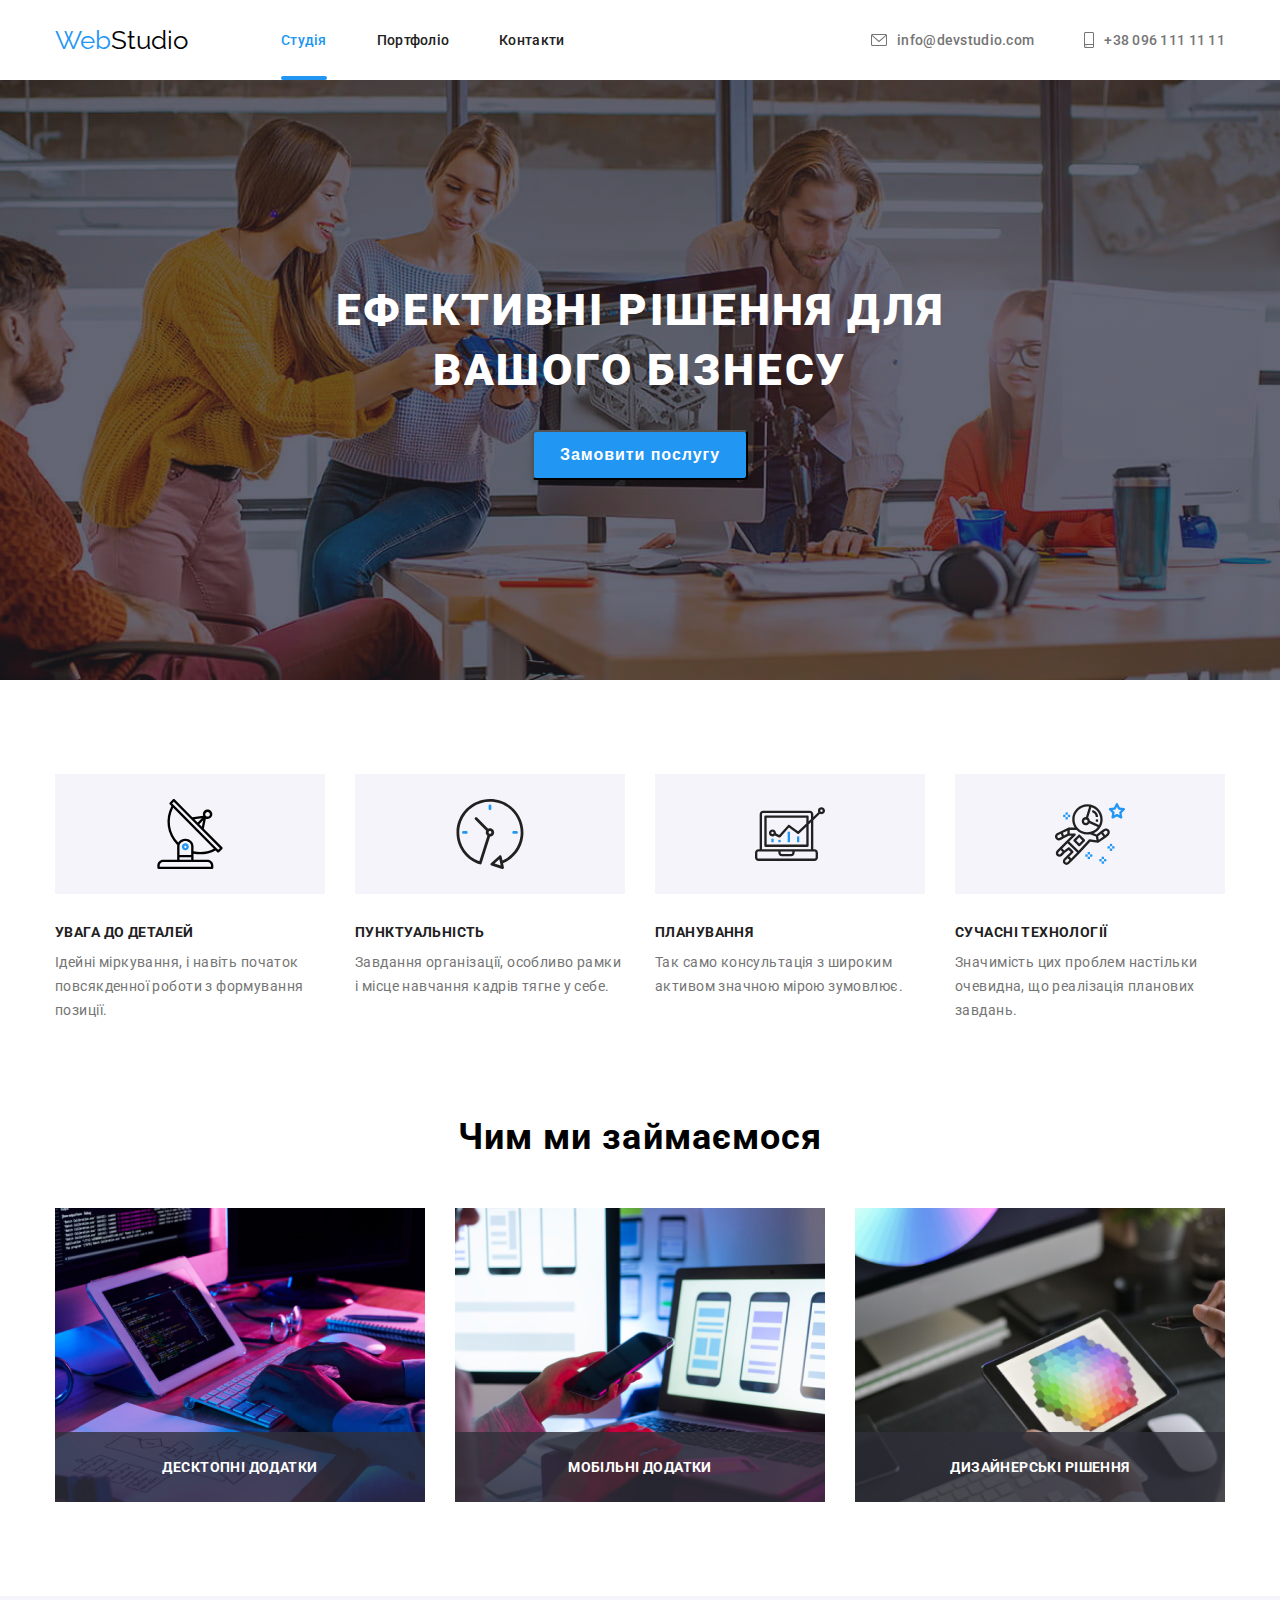
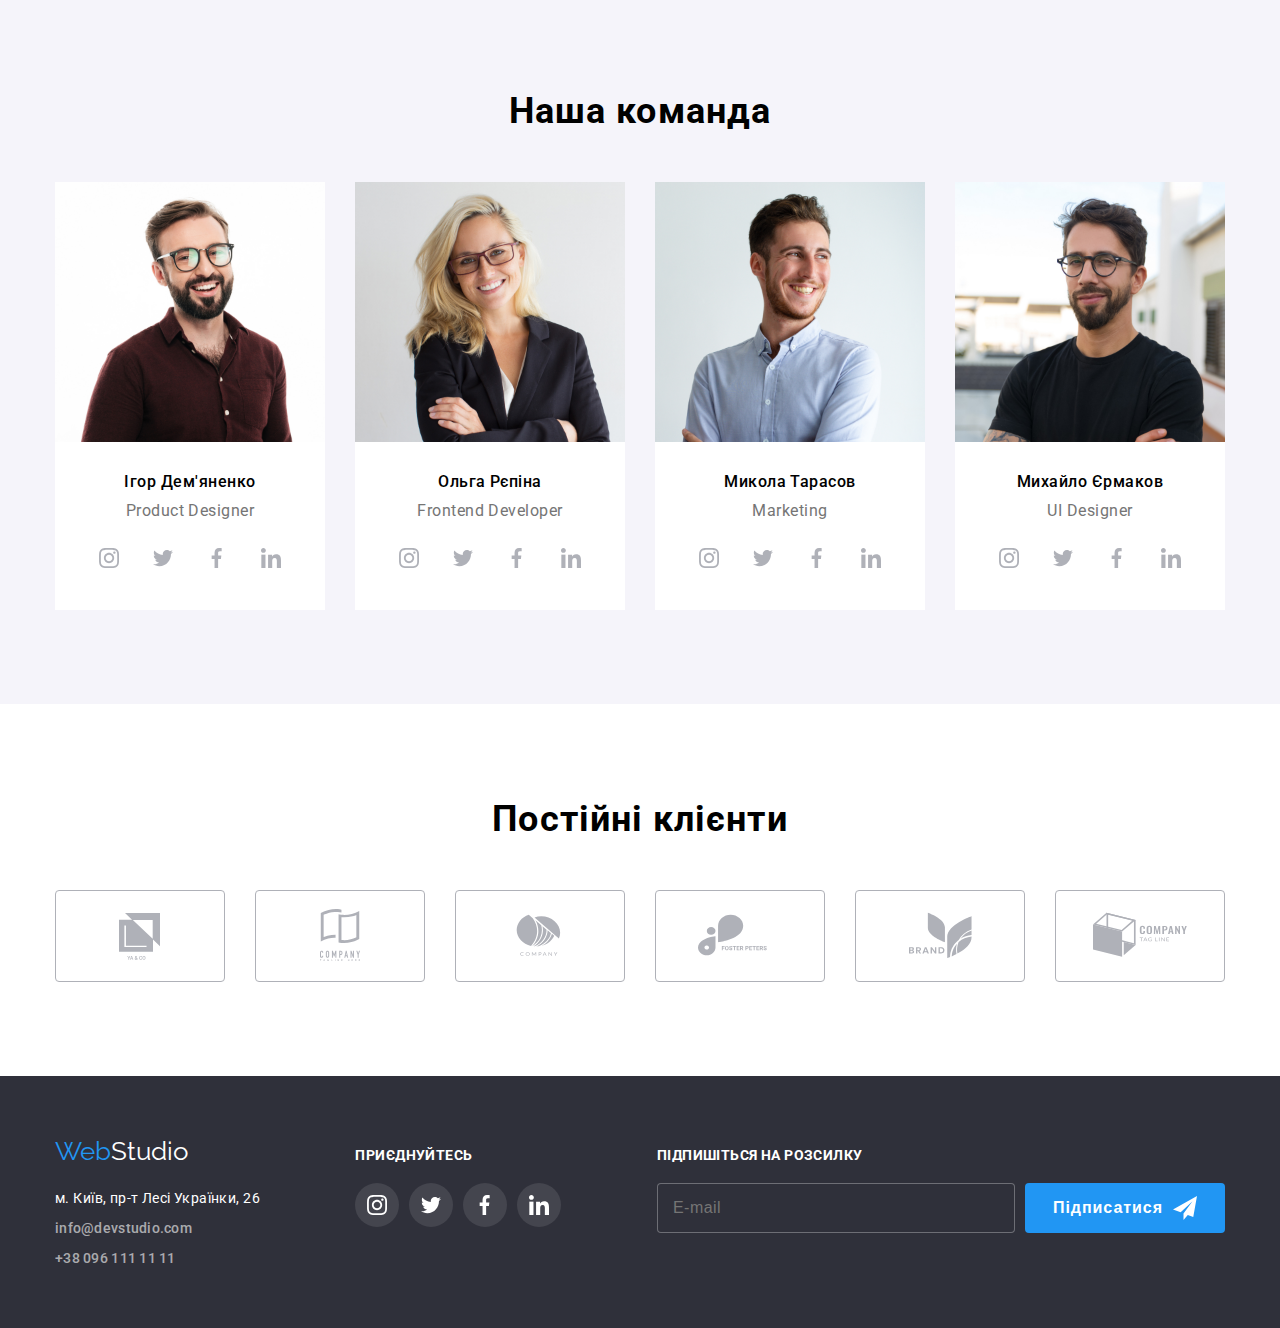
<file: index.html>
<!DOCTYPE html>
<html lang="en" class="page">
  <head>
    <meta charset="UTF-8" />
    <meta name="viewport" content="width=device-width, initial-scale=1.0" />
    <title>Homework 6</title>
    <link rel="preconnect" href="https://fonts.googleapis.com" />
    <link rel="preconnect" href="https://fonts.gstatic.com" crossorigin />
    <link
      href="https://fonts.googleapis.com/css2?family=Raleway:wght@700&family=Roboto:wght@400;500;700;900&display=swap"
      rel="stylesheet"
    />
    <link rel="stylesheet" href="./css/style.min.css" />
    <script src="./js/script.js" defer></script>
  </head>

  <body>
    <header class="header">
      <div class="container">
        <div class="header__content">
          <a
            href="https://yegor-vin.github.io/HTML_Homework-7/index.html"
            class="logo header__logo"
            ><span class="logo--color-blue">Web</span
            ><span class="logo--color-black">Studio</span></a
          >

          <div class="header__right-block">
            <nav class="nav">
              <ul class="nav__list">
                <li class="nav__item">
                  <a class="nav__link link is-active" href="./index.html"
                    >Студія</a
                  >
                </li>
                <li class="nav__item">
                  <a class="nav__link link" href="./portfolio.html"
                    >Портфоліо</a
                  >
                </li>
                <li class="nav__item">
                  <a class="nav__link link" href="#">Контакти</a>
                </li>
              </ul>
            </nav>

            <div class="contacts">
              <a class="contacts__item link" href="mailto:info@devstudio.com">
                <svg class="icon icon--email contacts__icon">
                  <use href="./images/sprite.svg#email"></use>
                </svg>
                info@devstudio.com</a
              >
              <a class="contacts__item link" href="tel:+380961111111">
                <svg class="icon icon--phone contacts__icon">
                  <use href="./images/sprite.svg#smartphone"></use>
                </svg>
                +38 096 111 11 11
              </a>
            </div>
          </div>
        </div>
      </div>
    </header>

    <main class="main">
      <section class="hero">
        <h1 class="hero__title">Ефективні рішення для вашого бізнесу</h1>
        <button class="hero__button" type="button">Замовити послугу</button>
      </section>

      <section class="section points">
        <div class="container">
          <ul class="points__list">
            <li class="points__item">
              <div class="points__icon-item">
                <svg class="points__icon">
                  <use href="./images/sprite.svg#antenna"></use>
                </svg>
              </div>
              <div class="points__item-text">
                <h3 class="points__title">УВАГА ДО ДЕТАЛЕЙ</h3>
                <p class="points__text">
                  Ідейні міркування, і навіть початок повсякденної роботи з
                  формування позиції.
                </p>
              </div>
            </li>
            <li class="points__item">
              <div class="points__icon-item">
                <svg class="points__icon">
                  <use href="./images/sprite.svg#clock"></use>
                </svg>
              </div>
              <div class="points__item-text">
                <h3 class="points__title">ПУНКТУАЛЬНІСТЬ</h3>
                <p class="points__text">
                  Завдання організації, особливо рамки і місце навчання кадрів
                  тягне у себе.
                </p>
              </div>
            </li>
            <li class="points__item">
              <div class="points__icon-item">
                <svg class="points__icon">
                  <use href="./images/sprite.svg#diagram"></use>
                </svg>
              </div>
              <div class="points__item-text">
                <h3 class="points__title">ПЛАНУВАННЯ</h3>
                <p class="points__text">
                  Так само консультація з широким активом значною мірою
                  зумовлює.
                </p>
              </div>
            </li>
            <li class="points__item">
              <div class="points__icon-item">
                <svg class="points__icon">
                  <use href="./images/sprite.svg#astronaut"></use>
                </svg>
              </div>
              <div class="points__item-text">
                <h3 class="points__title">СУЧАСНІ ТЕХНОЛОГІЇ</h3>
                <p class="points__text">
                  Значимість цих проблем настільки очевидна, що реалізація
                  планових завдань.
                </p>
              </div>
            </li>
          </ul>
        </div>
      </section>

      <section class="section section--no-pd-top activity">
        <div class="container">
          <h2 class="activity__title">Чим ми займаємося</h2>
          <ul class="activity__list">
            <li class="activity__item">
              <div class="activity__img-container">
                <img
                  class="activity__img"
                  src="./images/feature-1.jpg"
                  alt="Feature"
                  title="Computers"
                />
                <div class="activity__text">Десктопні додатки</div>
              </div>
            </li>
            <li class="activity__item">
              <div class="activity__img-container">
                <img
                  class="activity__img"
                  src="./images/feature-2.jpg"
                  alt="Feature"
                />
                <div class="activity__text">Мобільні додатки</div>
              </div>
            </li>
            <li class="activity__item">
              <div class="activity__img-container">
                <img
                  class="activity__img"
                  src="./images/feature-3.jpg"
                  alt="Feature"
                />
                <div class="activity__text">Дизайнерські рішення</div>
              </div>
            </li>
          </ul>
        </div>
      </section>

      <section class="section team">
        <div class="container">
          <h2 class="team__title">Наша команда</h2>

          <ul class="team__list">
            <li class="team__item person">
              <div class="person__img-container">
                <img
                  class="person__img"
                  src="./images/team-1.jpg"
                  alt="Ihor Demyanenko"
                />
              </div>
              <div class="person__content">
                <h3 class="person__name">Ігор Дем'яненко</h3>
                <p class="person__role">Product Designer</p>
                <div class="social-icons">
                  <ul class="social-icons__list">
                    <li class="social-icons__item">
                      <svg class="social-icons__icon">
                        <use href="./images/sprite.svg#instagram"></use>
                      </svg>
                    </li>
                    <li class="social-icons__item">
                      <svg class="social-icons__icon">
                        <use href="./images/sprite.svg#twitter"></use>
                      </svg>
                    </li>
                    <li class="social-icons__item">
                      <svg class="social-icons__icon">
                        <use href="./images/sprite.svg#facebook"></use>
                      </svg>
                    </li>
                    <li class="social-icons__item">
                      <svg class="social-icons__icon">
                        <use href="./images/sprite.svg#linkedin"></use>
                      </svg>
                    </li>
                  </ul>
                </div>
              </div>
            </li>
            <li class="team__item person">
              <div class="person__img-container">
                <img
                  class="person__img"
                  src="./images/team-2.jpg"
                  alt="Olga Repina"
                />
              </div>
              <div class="person__content">
                <h3 class="person__name">Ольга Рєпіна</h3>
                <p class="person__role">Frontend Developer</p>
                <div class="social-icons">
                  <ul class="social-icons__list">
                    <li class="social-icons__item">
                      <svg class="social-icons__icon">
                        <use href="./images/sprite.svg#instagram"></use>
                      </svg>
                    </li>
                    <li class="social-icons__item">
                      <svg class="social-icons__icon">
                        <use href="./images/sprite.svg#twitter"></use>
                      </svg>
                    </li>
                    <li class="social-icons__item">
                      <svg class="social-icons__icon">
                        <use href="./images/sprite.svg#facebook"></use>
                      </svg>
                    </li>
                    <li class="social-icons__item">
                      <svg class="social-icons__icon">
                        <use href="./images/sprite.svg#linkedin"></use>
                      </svg>
                    </li>
                  </ul>
                </div>
              </div>
            </li>
            <li class="team__item person">
              <div class="person__img-container">
                <img
                  class="person__img"
                  src="./images/team-3.jpg"
                  alt="Mykola Tarasov"
                />
              </div>
              <div class="person__content">
                <h3 class="person__name">Микола Тарасов</h3>
                <p class="person__role">Marketing</p>
                <div class="social-icons">
                  <ul class="social-icons__list">
                    <li class="social-icons__item">
                      <svg class="social-icons__icon">
                        <use href="./images/sprite.svg#instagram"></use>
                      </svg>
                    </li>
                    <li class="social-icons__item">
                      <svg class="social-icons__icon">
                        <use href="./images/sprite.svg#twitter"></use>
                      </svg>
                    </li>
                    <li class="social-icons__item">
                      <svg class="social-icons__icon">
                        <use href="./images/sprite.svg#facebook"></use>
                      </svg>
                    </li>
                    <li class="social-icons__item">
                      <svg class="social-icons__icon">
                        <use href="./images/sprite.svg#linkedin"></use>
                      </svg>
                    </li>
                  </ul>
                </div>
              </div>
            </li>
            <li class="team__item person">
              <div class="person__img-container">
                <img
                  class="person__img"
                  src="./images/team-4.jpg"
                  alt="Mykhailo Yermakov"
                />
              </div>
              <div class="person__content">
                <h3 class="person__name">Михайло Єрмаков</h3>
                <p class="person__role">UI Designer</p>
                <div class="social-icons">
                  <ul class="social-icons__list">
                    <li class="social-icons__item">
                      <svg class="social-icons__icon">
                        <use href="./images/sprite.svg#instagram"></use>
                      </svg>
                    </li>
                    <li class="social-icons__item">
                      <svg class="social-icons__icon">
                        <use href="./images/sprite.svg#twitter"></use>
                      </svg>
                    </li>
                    <li class="social-icons__item">
                      <svg class="social-icons__icon">
                        <use href="./images/sprite.svg#facebook"></use>
                      </svg>
                    </li>
                    <li class="social-icons__item">
                      <svg class="social-icons__icon">
                        <use href="./images/sprite.svg#linkedin"></use>
                      </svg>
                    </li>
                  </ul>
                </div>
              </div>
            </li>
          </ul>
        </div>
      </section>

      <section class="clients">
        <div class="container">
          <div class="clients__content">
            <h2 class="clients__title">Постійні клієнти</h2>
            <ul class="clients__list">
              <li class="clients__item">
                <svg class="clients__logo">
                  <use href="./images/sprite.svg#logo-1"></use>
                </svg>
              </li>
              <li class="clients__item">
                <svg class="clients__logo">
                  <use href="./images/sprite.svg#logo-2"></use>
                </svg>
              </li>
              <li class="clients__item">
                <svg class="clients__logo">
                  <use href="./images/sprite.svg#logo-3"></use>
                </svg>
              </li>
              <li class="clients__item">
                <svg class="clients__logo">
                  <use href="./images/sprite.svg#logo-4"></use>
                </svg>
              </li>
              <li class="clients__item">
                <svg class="clients__logo">
                  <use href="./images/sprite.svg#logo-5"></use>
                </svg>
              </li>
              <li class="clients__item">
                <svg class="clients__logo">
                  <use href="./images/sprite.svg#logo-6"></use>
                </svg>
              </li>
            </ul>
          </div>
        </div>
      </section>
    </main>

    <footer class="footer">
      <div class="container">
        <div class="footer__content">
          <div class="footer__left-block">
            <a href="/" class="logo footer__logo"
              ><span class="logo--color-blue">Web</span
              ><span class="logo--color-white">Studio</span></a
            >
            <div class="footer__contacts contacts contacts--footer">
              <address class="contacts__address">
                м. Київ, пр-т Лесі Українки, 26
              </address>
              <a
                class="contacts__item contacts__item--footer link"
                href="mailto:info@devstudio.com"
                >info@devstudio.com</a
              >
              <a
                class="contacts__item contacts__item--footer link"
                href="tel:+380961111111"
                >+38 096 111 11 11</a
              >
            </div>
          </div>
          <div class="footer__right-block">
            <div class="footer__social-icons social-icons">
              <h3 class="social-icons__title">Приєднуйтесь</h3>
              <ul class="social-icons__list">
                <li class="social-icons__item social-icons__item--footer">
                  <svg class="social-icons__icon social-icons__icon--footer">
                    <use href="./images/sprite.svg#instagram"></use>
                  </svg>
                </li>
                <li class="social-icons__item social-icons__item--footer">
                  <svg class="social-icons__icon social-icons__icon--footer">
                    <use href="./images/sprite.svg#twitter"></use>
                  </svg>
                </li>
                <li class="social-icons__item social-icons__item--footer">
                  <svg class="social-icons__icon social-icons__icon--footer">
                    <use href="./images/sprite.svg#facebook"></use>
                  </svg>
                </li>
                <li class="social-icons__item social-icons__item--footer">
                  <svg class="social-icons__icon social-icons__icon--footer">
                    <use href="./images/sprite.svg#linkedin"></use>
                  </svg>
                </li>
              </ul>
            </div>
          </div>
          <div class="footer__subscribe subscribe">
            <h3 class="subscribe__title">Підпишіться на розсилку</h3>
            <form class="subscribe__form">
              <input
                class="subscribe__input"
                type="email"
                name="email"
                id="email"
                placeholder="E-mail"
              />
              <button class="subscribe__button" type="button">
                Підписатися
                <svg class="subscribe__button-icon">
                  <use href="./images/sprite.svg#tg"></use>
                </svg>
              </button>
            </form>
          </div>
        </div>
      </div>
    </footer>

    <div class="modal">
      <div class="modal__window">
        <button class="modal__button" type="button">
          <svg class="modal__cross">
            <use href="./images/sprite.svg#cross" />
          </svg>
        </button>

        <div class="modal__form">
          <h2 class="modal__title">Залиште свої дані, ми вам передзвонимо</h2>
          <form class="form" action="#">
            <label class="form__item">
              Ім'я
              <input
                class="form__input"
                type="text"
                name="text"
                id="text"
                required
              />
              <svg class="form__icon">
                <use href="./images/sprite.svg#person" />
              </svg>
            </label>

            <label class="form__item">
              Телефон
              <input
                class="form__input"
                type="tel"
                name="phone"
                id="phone"
                required
              />
              <svg class="form__icon">
                <use href="./images/sprite.svg#phone" />
              </svg>
            </label>

            <label class="form__item">
              Пошта
              <input
                class="form__input"
                type="email"
                name="email"
                id="email"
                required
              />
              <svg class="form__icon">
                <use href="./images/sprite.svg#emailBlack" />
              </svg>
            </label>

            <label class="form__item form__item--textarea">
              Коментар
              <textarea
                class="form__text-area"
                name="comment"
                id="comment"
                placeholder="Введіть текст"
              ></textarea>
            </label>

            <label class="form__item form__item--checkbox">
              <input type="checkbox" name="checkbox" id="checkbox" />
              Погоджуюся з розсилкою та приймаю
              <a class="checkbox-link" href="#">Умови договору</a>
            </label>

            <button class="form__button" type="submit">Відправити</button>
          </form>
        </div>
      </div>
    </div>
  </body>
</html>
</file>
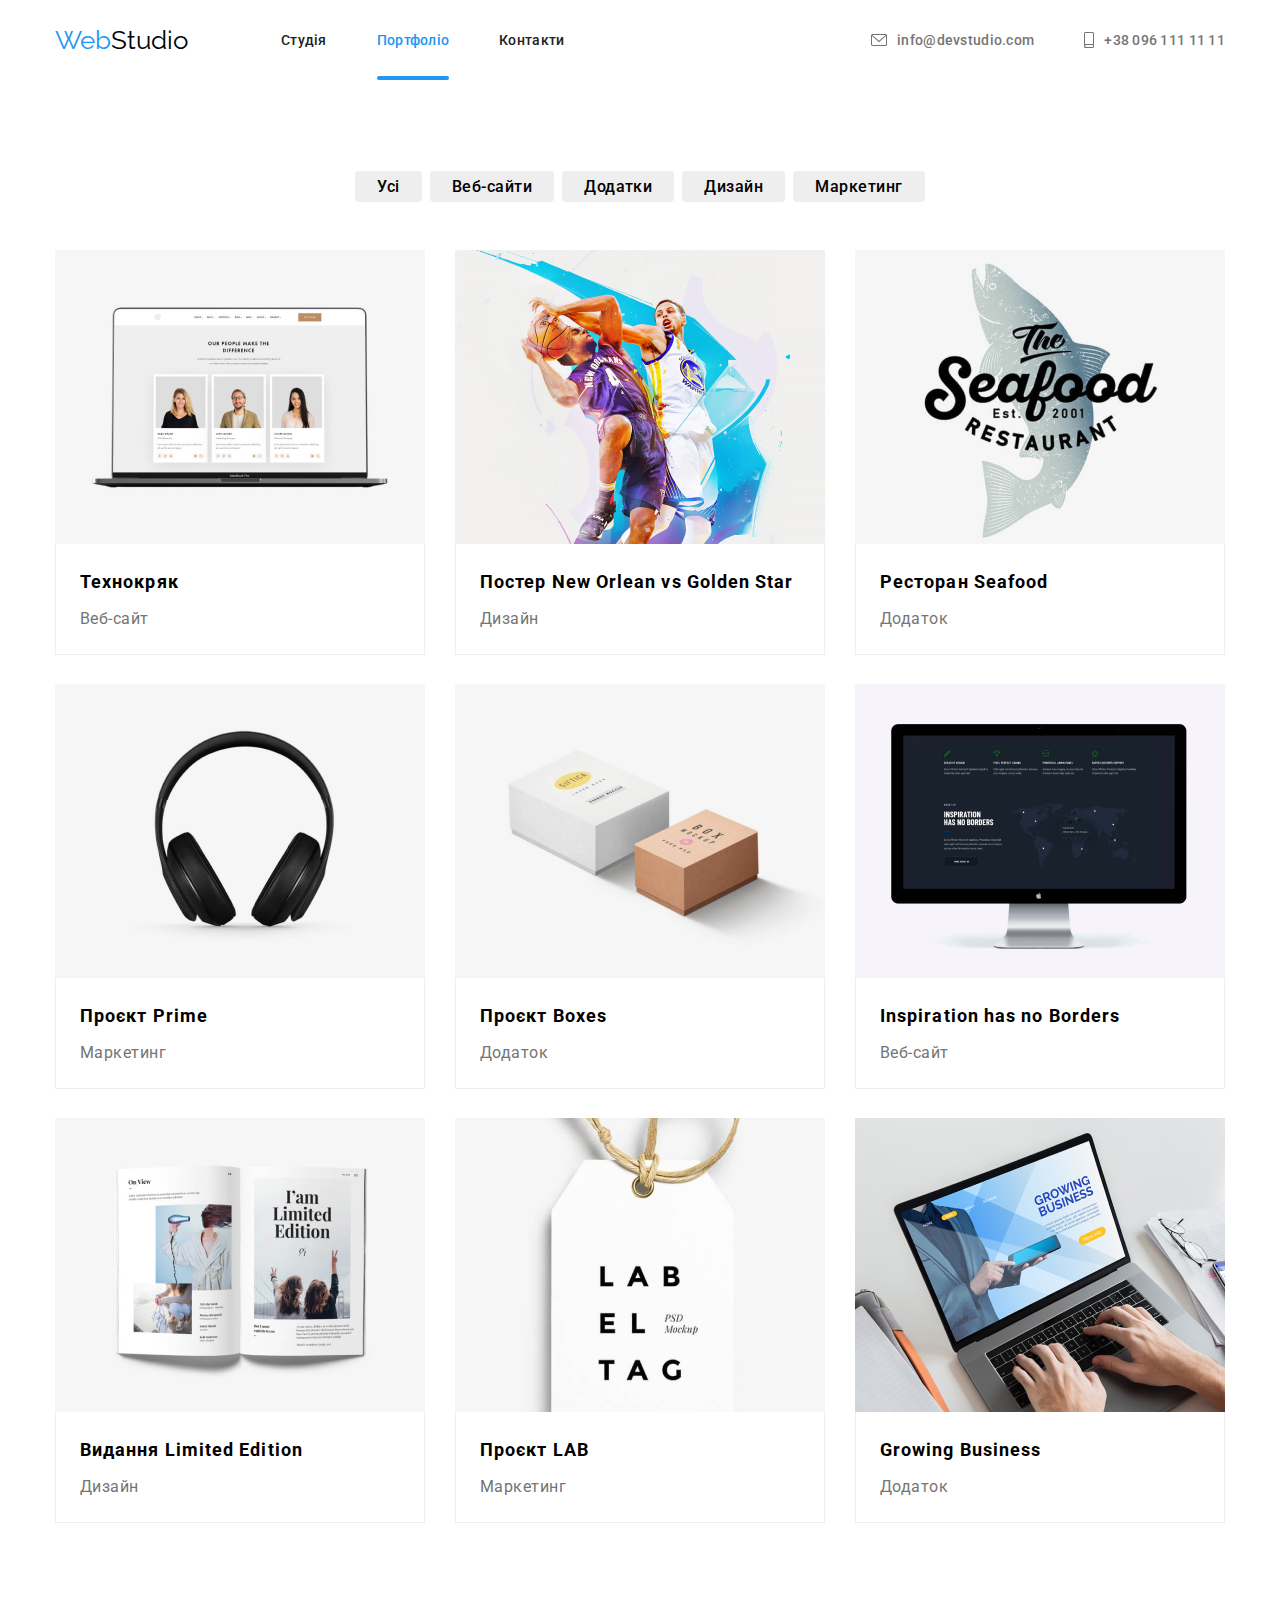
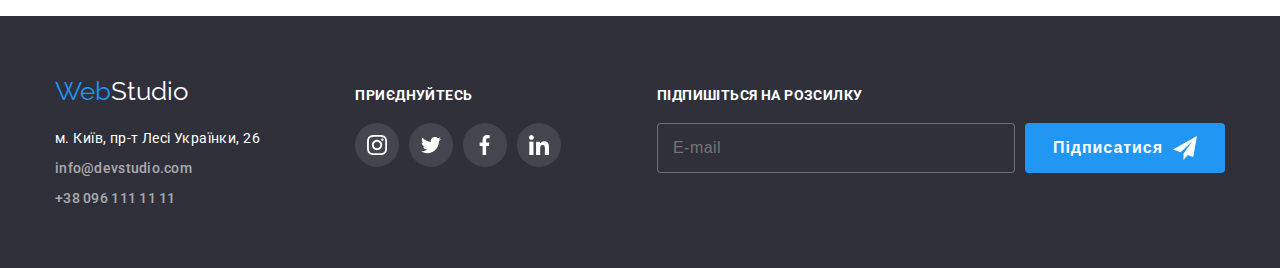
<file: portfolio.html>
<!DOCTYPE html>
<html lang="en" class="page">
  <!-- #region head -->
  <head>
    <meta charset="UTF-8" />
    <meta name="viewport" content="width=device-width, initial-scale=1.0" />
    <title>Document</title>
    <link rel="preconnect" href="https://fonts.googleapis.com" />
    <link rel="preconnect" href="https://fonts.gstatic.com" crossorigin />
    <link
      href="https://fonts.googleapis.com/css2?family=Raleway:wght@700&family=Roboto:wght@400;500;700;900&display=swap"
      rel="stylesheet"
    />
    <link rel="stylesheet" href="./css/style.min.css" />
  </head>
  <!-- #endregion -->
  <body>
    <!-- #region HEADER -->
    <header class="header">
      <div class="container">
        <div class="header__content">
          <a
            href="https://yegor-vin.github.io/HTML_Homework-7/index.html"
            class="logo header__logo"
            ><span class="logo--color-blue">Web</span
            ><span class="logo--color-black">Studio</span></a
          >

          <div class="header__right-block">
            <nav class="nav">
              <ul class="nav__list">
                <li class="nav__item">
                  <a class="nav__link link" href="./index.html">Студія</a>
                </li>
                <li class="nav__item">
                  <a class="nav__link link is-active" href="./portfolio.html"
                    >Портфоліо</a
                  >
                </li>
                <li class="nav__item">
                  <a class="nav__link link" href="#">Контакти</a>
                </li>
              </ul>
            </nav>

            <div class="contacts">
              <a class="contacts__item link" href="mailto:info@devstudio.com">
                <svg class="icon icon--email contacts__icon">
                  <use href="./images/sprite.svg#email"></use>
                </svg>
                info@devstudio.com</a
              >
              <a class="contacts__item link" href="tel:+380961111111">
                <svg class="icon icon--phone contacts__icon">
                  <use href="./images/sprite.svg#smartphone"></use>
                </svg>
                +38 096 111 11 11
              </a>
            </div>
          </div>
        </div>
      </div>
    </header>
    <!-- #endregion -->
    <main>
      <section class="features section">
        <div class="container">
          <ul class="features__filters">
            <li class="features__filters-item">
              <a class="features__filter" href="#" type="button">Усі</a>
            </li>
            <li class="features__filters-item">
              <a class="features__filter" href="#" type="button">Веб-сайти</a>
            </li>
            <li class="features__filters-item">
              <a class="features__filter" href="#" type="button">Додатки</a>
            </li>
            <li class="features__filters-item">
              <a class="features__filter" href="#" type="button">Дизайн</a>
            </li>
            <li class="features__filters-item">
              <a class="features__filter" href="#" type="button">Маркетинг</a>
            </li>
          </ul>
          <ul class="features__list">
            <li class="features__item category">
              <div class="category__img-container">
                <img
                  class="category__img"
                  src="./images/port-1.jpg"
                  alt="tehnokriak"
                />
                <div class="hidden-text">
                  Ресурс пропонує комплексні пропозиції з різним рівнем
                  функціоналу та сервісів. Все це дозволить відвідувачу отримати
                  вичерпні відомості про компанію чи приватну особу.
                </div>
              </div>
              <div class="category__content">
                <h3 class="category__title">Технокряк</h3>
                <p class="category__type">Веб-сайт</p>
              </div>
            </li>
            <li class="features__item category">
              <div class="category__img-container">
                <img src="./images/port-2.jpg" alt="Poster" />
                <div class="hidden-text">
                  Ресурс пропонує комплексні пропозиції з різним рівнем
                  функціоналу та сервісів. Все це дозволить відвідувачу отримати
                  вичерпні відомості про компанію чи приватну особу.
                </div>
              </div>
              <div class="category__content">
                <h3 class="category__title">
                  Постер New Orlean vs Golden Star
                </h3>
                <p class="category__type">Дизайн</p>
              </div>
            </li>
            <li class="features__item category">
              <div class="category__img-container">
                <img src="./images/port-3.jpg" alt="Restaurant" />
                <div class="hidden-text">
                  Ресурс пропонує комплексні пропозиції з різним рівнем
                  функціоналу та сервісів. Все це дозволить відвідувачу отримати
                  вичерпні відомості про компанію чи приватну особу.
                </div>
              </div>
              <div class="category__content">
                <h3 class="category__title">Ресторан Seafood</h3>
                <p class="category__type">Додаток</p>
              </div>
            </li>
            <li class="features__item category">
              <div class="category__img-container">
                <img src="./images/port-4.jpg" alt="Project Prime" />
                <div class="hidden-text">
                  Ресурс пропонує комплексні пропозиції з різним рівнем
                  функціоналу та сервісів. Все це дозволить відвідувачу отримати
                  вичерпні відомості про компанію чи приватну особу.
                </div>
              </div>
              <div class="category__content">
                <h3 class="category__title">Проєкт Prime</h3>
                <p class="category__type">Маркетинг</p>
              </div>
            </li>
            <li class="features__item category">
              <div class="category__img-container">
                <img src="./images/port-5.jpg" alt="Project Boxes" />
                <div class="hidden-text">
                  Ресурс пропонує комплексні пропозиції з різним рівнем
                  функціоналу та сервісів. Все це дозволить відвідувачу отримати
                  вичерпні відомості про компанію чи приватну особу.
                </div>
              </div>
              <div class="category__content">
                <h3 class="category__title">Проєкт Boxes</h3>
                <p class="category__type">Додаток</p>
              </div>
            </li>
            <li class="features__item category">
              <div class="category__img-container">
                <img
                  src="./images/port-6.jpg"
                  alt="Inspiration has no Borders"
                />
                <div class="hidden-text">
                  Ресурс пропонує комплексні пропозиції з різним рівнем
                  функціоналу та сервісів. Все це дозволить відвідувачу отримати
                  вичерпні відомості про компанію чи приватну особу.
                </div>
              </div>
              <div class="category__content">
                <h3 class="category__title">Inspiration has no Borders</h3>
                <p class="category__type">Веб-сайт</p>
              </div>
            </li>
            <li class="features__item category">
              <div class="category__img-container">
                <img src="./images/port-7.jpg" alt="Видання Limited Edition" />
                <div class="hidden-text">
                  Ресурс пропонує комплексні пропозиції з різним рівнем
                  функціоналу та сервісів. Все це дозволить відвідувачу отримати
                  вичерпні відомості про компанію чи приватну особу.
                </div>
              </div>
              <div class="category__content">
                <h3 class="category__title">Видання Limited Edition</h3>
                <p class="category__type">Дизайн</p>
              </div>
            </li>
            <li class="features__item category">
              <div class="category__img-container">
                <img src="./images/port-8.jpg" alt="Проєкт LAB" />
                <div class="hidden-text">
                  Ресурс пропонує комплексні пропозиції з різним рівнем
                  функціоналу та сервісів. Все це дозволить відвідувачу отримати
                  вичерпні відомості про компанію чи приватну особу.
                </div>
              </div>
              <div class="category__content">
                <h3 class="category__title">Проєкт LAB</h3>
                <p class="category__type">Маркетинг</p>
              </div>
            </li>
            <li class="features__item category">
              <div class="category__img-container">
                <img src="./images/port-9.jpg" alt="Growing Business" />
                <div class="hidden-text">
                  Ресурс пропонує комплексні пропозиції з різним рівнем
                  функціоналу та сервісів. Все це дозволить відвідувачу отримати
                  вичерпні відомості про компанію чи приватну особу.
                </div>
              </div>
              <div class="category__content">
                <h3 class="category__title">Growing Business</h3>
                <p class="category__type">Додаток</p>
              </div>
            </li>
          </ul>
        </div>
      </section>
    </main>
    <footer class="footer">
      <div class="container">
        <div class="footer__content">
          <div class="footer__left-block">
            <a href="/" class="logo footer__logo"
              ><span class="logo--color-blue">Web</span
              ><span class="logo--color-white">Studio</span></a
            >
            <div class="footer__contacts contacts contacts--footer">
              <address class="contacts__address">
                м. Київ, пр-т Лесі Українки, 26
              </address>
              <a
                class="contacts__item contacts__item--footer link"
                href="mailto:info@devstudio.com"
                >info@devstudio.com</a
              >
              <a
                class="contacts__item contacts__item--footer link"
                href="tel:+380961111111"
                >+38 096 111 11 11</a
              >
            </div>
          </div>
          <div class="footer__right-block">
            <div class="footer__social-icons social-icons">
              <h3 class="social-icons__title">Приєднуйтесь</h3>
              <ul class="social-icons__list">
                <li class="social-icons__item social-icons__item--footer">
                  <svg class="social-icons__icon social-icons__icon--footer">
                    <use href="./images/sprite.svg#instagram"></use>
                  </svg>
                </li>
                <li class="social-icons__item social-icons__item--footer">
                  <svg class="social-icons__icon social-icons__icon--footer">
                    <use href="./images/sprite.svg#twitter"></use>
                  </svg>
                </li>
                <li class="social-icons__item social-icons__item--footer">
                  <svg class="social-icons__icon social-icons__icon--footer">
                    <use href="./images/sprite.svg#facebook"></use>
                  </svg>
                </li>
                <li class="social-icons__item social-icons__item--footer">
                  <svg class="social-icons__icon social-icons__icon--footer">
                    <use href="./images/sprite.svg#linkedin"></use>
                  </svg>
                </li>
              </ul>
            </div>
          </div>
          <div class="footer__subscribe subscribe">
            <h3 class="subscribe__title">Підпишіться на розсилку</h3>
            <form class="subscribe__form">
              <input
                class="subscribe__input"
                type="email"
                name="email"
                id="email"
                placeholder="E-mail"
              />
              <button class="subscribe__button" type="button">
                Підписатися
                <svg class="subscribe__button-icon">
                  <use href="./images/sprite.svg#tg"></use>
                </svg>
              </button>
            </form>
          </div>
        </div>
      </div>
    </footer>
  </body>
</html>
</file>
<file: css/style.min.css>
body,h1,h2,h3,h4,h5,h6,p,ul,button{margin:0;padding:0}a{text-decoration:none}*{box-sizing:border-box}.link{transition:color .3s linear;font-family:inherit}.link:hover{color:#2196f3}.page{font-family:"Roboto",sans-serif;font-weight:400}.container{margin:0 auto;max-width:1170px;width:100%}.header{display:flex;height:80px}.header__content{display:flex;height:100%}.header__right-block{display:flex;justify-content:space-between;width:100%}.header__logo{margin-right:93px}.logo{font-family:"Raleway",sans-serif;text-decoration:none;font-size:26px;display:flex;align-items:center}.logo--color-blue{color:#2196f3}.logo--color-black{color:#000}.logo--color-white{color:#fff}.nav{display:flex}.nav__list{margin:0;padding:0;list-style:none;display:flex;gap:50px}.nav__item{display:flex}.nav__link{display:flex;align-items:center;color:#212121;font-size:14px;font-weight:500;line-height:normal;letter-spacing:.28px;text-decoration:none;transition:all .3s ease}.nav__link:hover{color:#2196f3;font-weight:500;line-height:normal;letter-spacing:.28px}.is-active{position:relative;color:#2196f3}.is-active::after{display:block;content:"";height:4px;position:absolute;width:100%;bottom:0;background-color:#2196f3;border-radius:2px}.icon{display:flex;padding:0 10px 0 0;transition:color .3s linear}.icon--email{height:12px;width:16px}.icon--phone{height:16px;width:10px}.contacts{display:flex;gap:50px}.contacts --footer{flex-direction:column;gap:6px}.contacts__item{display:flex;align-items:center;color:#757575;font-size:14px;font-weight:500;line-height:normal;letter-spacing:.28px}.contacts__item--footer{color:rgba(255,255,255,.6);line-height:24px}.contacts__address{color:#fff;font-style:normal;font-size:14px;font-weight:400;line-height:24px;letter-spacing:.03em;text-align:left}.contacts__block{display:flex}.contacts__block:hover{background-color:#fff}.contacts__block:hover .contacts__block:hover__icon{color:#2196f3}.contacts__block:hover .contacts__block:hover__email{color:#2196f3}.contacts__icon{box-sizing:content-box}.contacts__icon-email{padding:34px 10px 34px 0;transition:color .3s linear}.main:has(.modal--is-open){overflow:hidden}.hero{display:flex;flex-direction:column;justify-content:center;align-items:center;gap:30px;height:600px;background:linear-gradient(90deg, rgba(47, 48, 58, 0.4) 0%, rgba(47, 48, 58, 0.4) 100%),url("../images/hero.jpg"),#2f303a;background-repeat:no-repeat;background-size:cover;background-position:center;color:#fff;font-size:44px;font-weight:900px;line-height:60px;text-transform:uppercase;flex-shrink:0}.hero__title{color:#fff;text-align:center;width:696px;font-size:44px;font-weight:900;line-height:60px;letter-spacing:2.64px;text-transform:uppercase}.hero__button{background-color:#2196f3;color:#fff;width:216px;height:50px;cursor:pointer;text-align:center;font-size:16px;font-weight:700;line-height:30px;letter-spacing:.96px;border-radius:4px;box-shadow:0 4px 4px 0 rgba(0,0,0,.15)}.points__list{display:flex;justify-content:space-evenly;list-style:none;background-color:#fff;gap:30px}.points__item{width:270px;flex-shrink:0;display:flex;flex-direction:column;gap:30px}.points__title{color:#212121;margin-bottom:10px;font-size:14px;font-weight:700;line-height:16px;letter-spacing:.03em}.points__text{color:#757575;font-size:14px;font-weight:400;line-height:24px;letter-spacing:.42px;width:270px}.points__icon-list{list-style:none;display:flex;gap:30px;border-radius:4px;padding:0 0 30px}.points__icon-item{width:270px;height:120px;background-color:#f5f4fa;display:flex;justify-content:center;align-items:center}.points__icon{width:70px;height:70px}.section{padding:94px 0 94px}.section--no-pd-top{padding:0 0 94px}.activity__title{text-align:center;margin-bottom:50px;font-size:36px;font-weight:700;line-height:42px;letter-spacing:.03em}.activity__list{list-style:none;display:flex;justify-content:center;gap:30px}.activity__item{display:flex}.activity__img{width:370px;height:294px;flex-shrink:0}.activity__img-container{position:relative;display:flex}.activity__text{position:absolute;bottom:0;background-color:rgba(47,48,58,.8);color:#fff;width:100%;height:70px;display:flex;justify-content:center;align-items:center;text-transform:uppercase;font-size:14px;font-weight:700;line-height:16px;letter-spacing:.03em}.social-icons__list{list-style:none;display:flex;gap:10px}.social-icons__item{width:44px;height:44px;display:flex;justify-content:center;align-items:center;border-radius:50%;transition:all .3s linear;background-color:rgba(0,0,0,0);color:#afb1b8;cursor:pointer}.social-icons__item--footer{background-color:rgba(255,255,255,.1019607843)}.social-icons__icon{color:inherit;width:20px;height:20px}.social-icons__icon--footer{color:#fff}.social-icons__item:hover{background-color:#2196f3;color:#fff}.social-icons__title{font-size:14px;font-weight:700;line-height:16px;letter-spacing:.03em;color:#fff;text-transform:uppercase}.team{flex-shrink:0;background-color:#f5f4fa;width:100%}.team__title{margin:0 0 50px;text-align:center;font-size:36px;font-weight:700;line-height:42px;letter-spacing:.03em}.team__list{list-style:none;display:flex;gap:30px;justify-content:center;border-radius:4px}.person{background-color:#fff;width:270px}.person__img{width:100%}.person__img-container{display:flex}.person__content{padding:30px 0 30px;display:flex;flex-direction:column;align-items:center}.person__name{margin:0 0 10px;font-size:16px;font-weight:500;line-height:19px;letter-spacing:.03em}.person__role{margin:0 0 16px;font-size:16px;font-weight:400;line-height:19px;letter-spacing:.03em;color:#757575}.person__media-item:hover .person__media-icon{color:#fff}.clients__content{padding:94px 0}.clients__title{text-align:center;font-size:36px;font-weight:700;line-height:42px;letter-spacing:.03em;text-align:center;margin:0 0 50px}.clients__list{list-style:none;display:flex;gap:30px}.clients__item{display:flex;justify-content:center;align-items:center;width:170px;height:92px;border:1px #afb1b8 solid;border-radius:4px;transition:all .3s linear;cursor:pointer}.clients__item:hover{border-color:#2196f3}.clients__item:hover .clients__logo{color:#2196f3}.clients__logo{width:106px;height:60px;color:#afb1b8;transition:all .3s linear}.subscribe__title{margin:0 0 20px;color:#fff;font-size:14px;font-weight:700;line-height:16px;letter-spacing:.03em;text-transform:uppercase;display:flex;flex-direction:column}.subscribe__form{display:flex;gap:10px}.subscribe__input{padding:0 0 0 15px;width:358px;height:50px;border-radius:4px;border:1px solid rgba(255,255,255,.3019607843);background-color:#2f303a;color:#fff}.subscribe__button{padding:0 28px;display:flex;justify-content:center;align-items:center;gap:10px;height:50px;font-size:16px;font-weight:700;line-height:30px;letter-spacing:.06em;color:#fff;background-color:#2196f3;border-radius:4px;border:none;cursor:pointer}.subscribe__button-icon{height:24px;width:24px}.subscribe__input::-moz-placeholder{font-size:16px;font-weight:400;line-height:20px;letter-spacing:.03em}.subscribe__input::placeholder{font-size:16px;font-weight:400;line-height:20px;letter-spacing:.03em}.footer{background-color:#2f303a;height:252px;padding-top:60px}.footer__content{display:flex;align-items:baseline;justify-content:space-between}.footer__contacts{display:flex;flex-direction:column;gap:6px}.footer__logo{margin:0 0 20px}.footer__email{color:#757575;font-size:14px;font-weight:400;line-height:24px;letter-spacing:.03em;text-align:left}.footer__number{color:#757575;font-size:14px;font-weight:400;line-height:24px;letter-spacing:.03em;text-align:left}.footer__social-icons{display:flex;flex-direction:column;gap:20px;justify-content:center}.footer__subscribe{display:flex;flex-direction:column}.modal{opacity:0;position:fixed;top:0;left:0;right:0;bottom:0;background-color:rgba(0,0,0,.5019607843);transition:all .3s ease;pointer-events:none}.modal--is-open{opacity:1;pointer-events:all}.modal--is-open .modal__window{transform:translate(-50%, -50%)}.modal--is-open .modal{opacity:1;pointer-events:all}.modal__window{padding:40px;width:528px;height:580px;top:50%;left:50%;border-radius:4px;background-color:#fff;position:absolute;transform:translate(-50%, -30%);transition:all .3s ease}.modal__button{position:absolute;right:8px;top:8px;display:flex;justify-content:center;align-items:center;border:1px solid rgba(0,0,0,.1019607843);height:30px;width:30px;border-radius:50%;border:1px solid rgba(0,0,0,.1019607843);background-color:#fff;cursor:pointer}.modal__button:hover .modal__cross{color:#2196f3}.modal__cross{height:11px;width:11px;transition:color .3s linear}.modal__form{display:flex;flex-direction:column;gap:12px}.modal__title{font-size:20px;font-weight:700;line-height:23px;letter-spacing:.03em;color:#212121;text-align:center}.form{display:flex;flex-direction:column;align-items:center}.form__item{margin:0 0 10px;position:relative;display:flex;flex-direction:column;gap:4px;width:100%;font-size:12px;font-weight:400;line-height:14px;letter-spacing:.01em;color:#757575}.form__item--textarea{margin:0 0 20px}.form__item--checkbox{margin:0 0 30px;display:flex;flex-direction:row;justify-content:center;align-items:center}.form__icon{position:absolute;height:18px;width:18px;padding:2px;color:#000;left:12px;bottom:11px;transition:color .3s ease}.form__input{padding:0 0 0 42px;border-radius:4px;border:1px solid rgba(33,33,33,.2);height:40px;transition:color .3s linear;cursor:pointer;transition:border-color .3s ease}.form__input:hover,.form__input:focus,.form__text-area:focus{border-color:#2196f3;outline:1px solid #2196f3}.form__input:hover+.form__icon,.form__input:focus+.form__icon{color:#2196f3}.form__text-area{padding:12px 16px;height:120px;border:1px solid rgba(33,33,33,.2);border-radius:4px;resize:none}.form__text-area::-moz-placeholder{color:rgba(117,117,117,.5019607843);font-size:12px;font-weight:400;line-height:14px;letter-spacing:.01em}.form__text-area::placeholder{color:rgba(117,117,117,.5019607843);font-size:12px;font-weight:400;line-height:14px;letter-spacing:.01em}.form__button{color:#fff;border-radius:4px;width:200px;height:50px;background-color:#188ce8;border:1px solid rgba(33,33,33,.2);cursor:pointer}.checkbox-link{color:#2196f3}.features__filter{background-color:#f5f4fa;color:#212121;height:38px;font-size:16px;font-weight:500;line-height:26px;letter-spacing:.03em;text-align:center;padding:6px 22px}.features__filters{list-style:none;margin:0 0 50px;display:flex;justify-content:center;gap:8px}.features__filter{transition:all .3s ease;background-color:#eee;color:#000;border-radius:4px}.features__filter:hover{background-color:#2196f3;color:#fff}.features__list{list-style:none;display:flex;flex-wrap:wrap;gap:30px}.features__block{display:flex;justify-content:space-between}.features__item{width:370px;height:404px}.features__item:hover .hidden-text{transform:translateY(0)}.info{text-align:center}.category{cursor:pointer}.category__img-container{position:relative;overflow:hidden;display:flex}.category__img{display:flex}.category__content{padding:20px 24px;border:1px solid #eee;border-top:none}.category__title{margin:0 0 4px;font-size:18px;font-weight:700;line-height:36px;letter-spacing:.06em}.category__type{font-size:16px;font-weight:400;line-height:30px;letter-spacing:.03em;color:#757575}.hidden-text{background:rgba(33,150,243,.8980392157);position:absolute;color:#fff;font-size:18px;font-weight:400;line-height:28px;letter-spacing:.03em;padding:63px 24px;transform:translateY(100%);transition:transform .3s ease;top:0}/*# sourceMappingURL=style.min.css.map */
</file>
